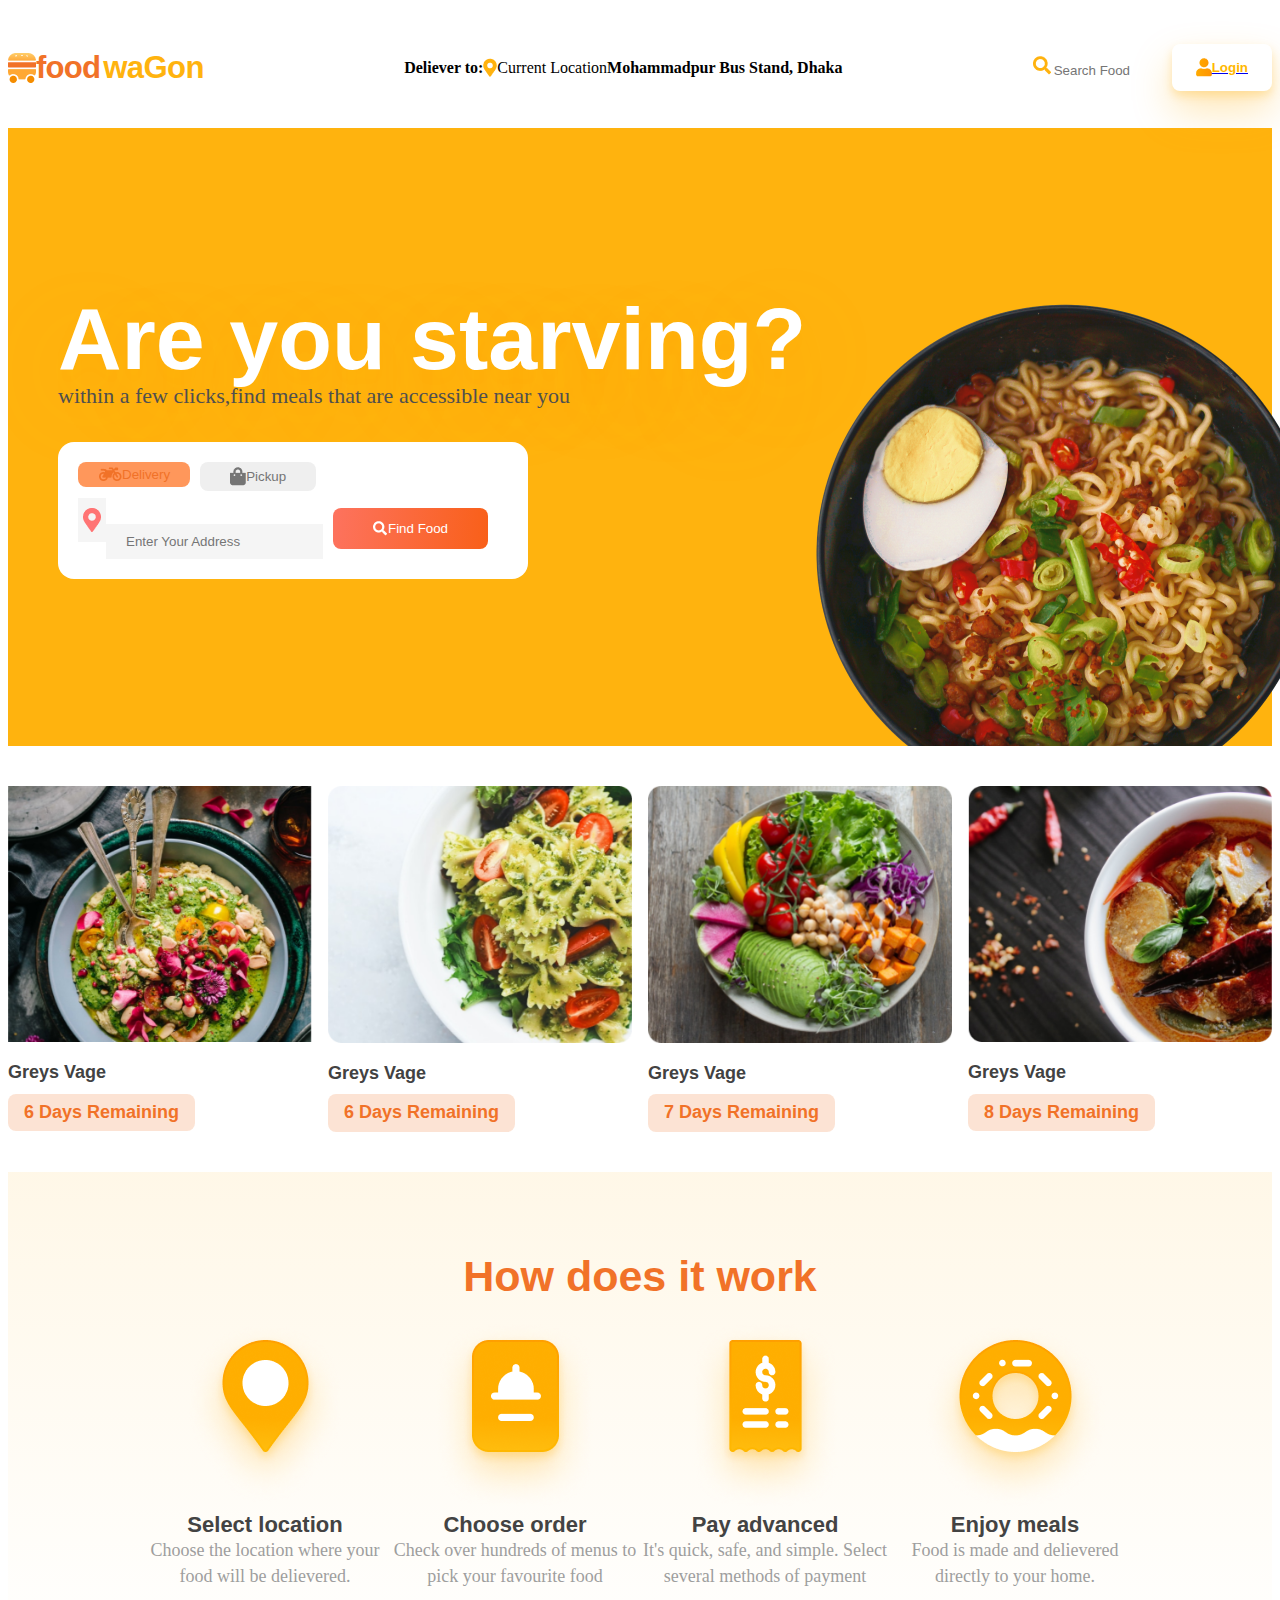
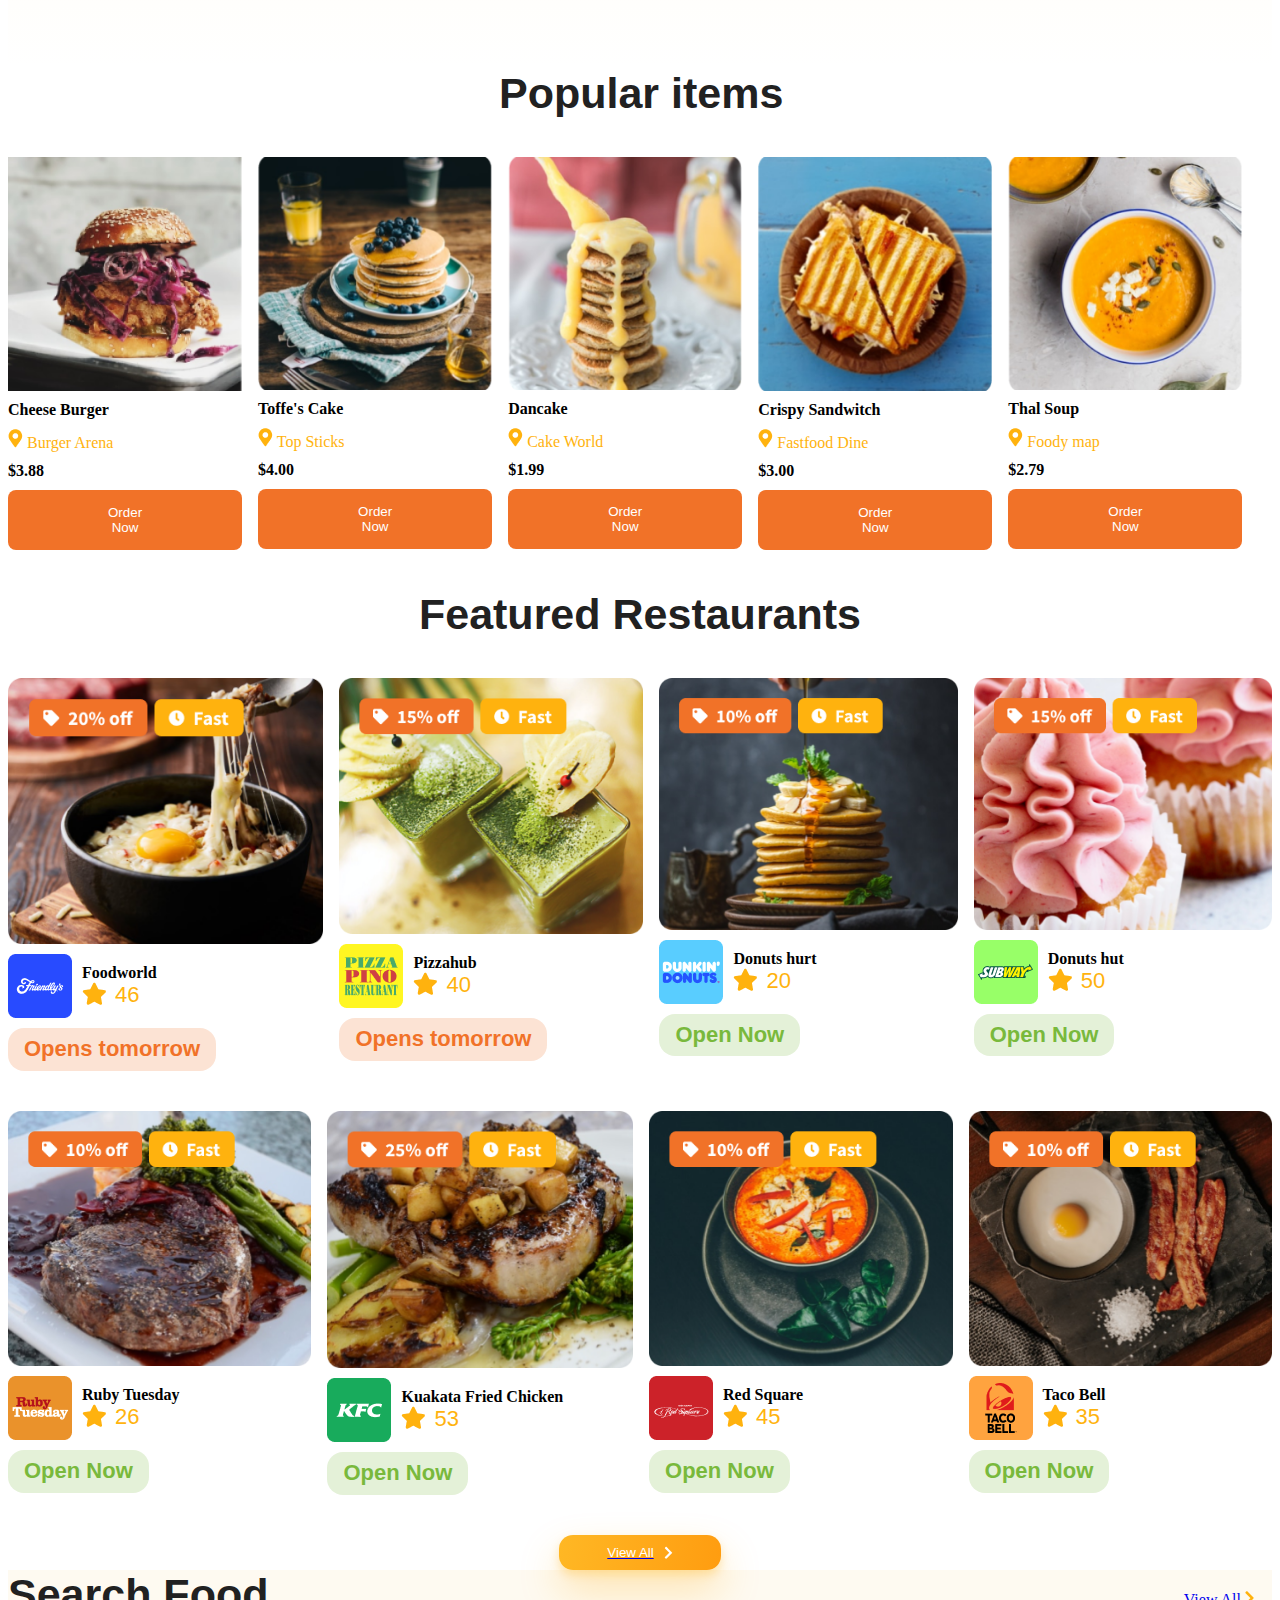
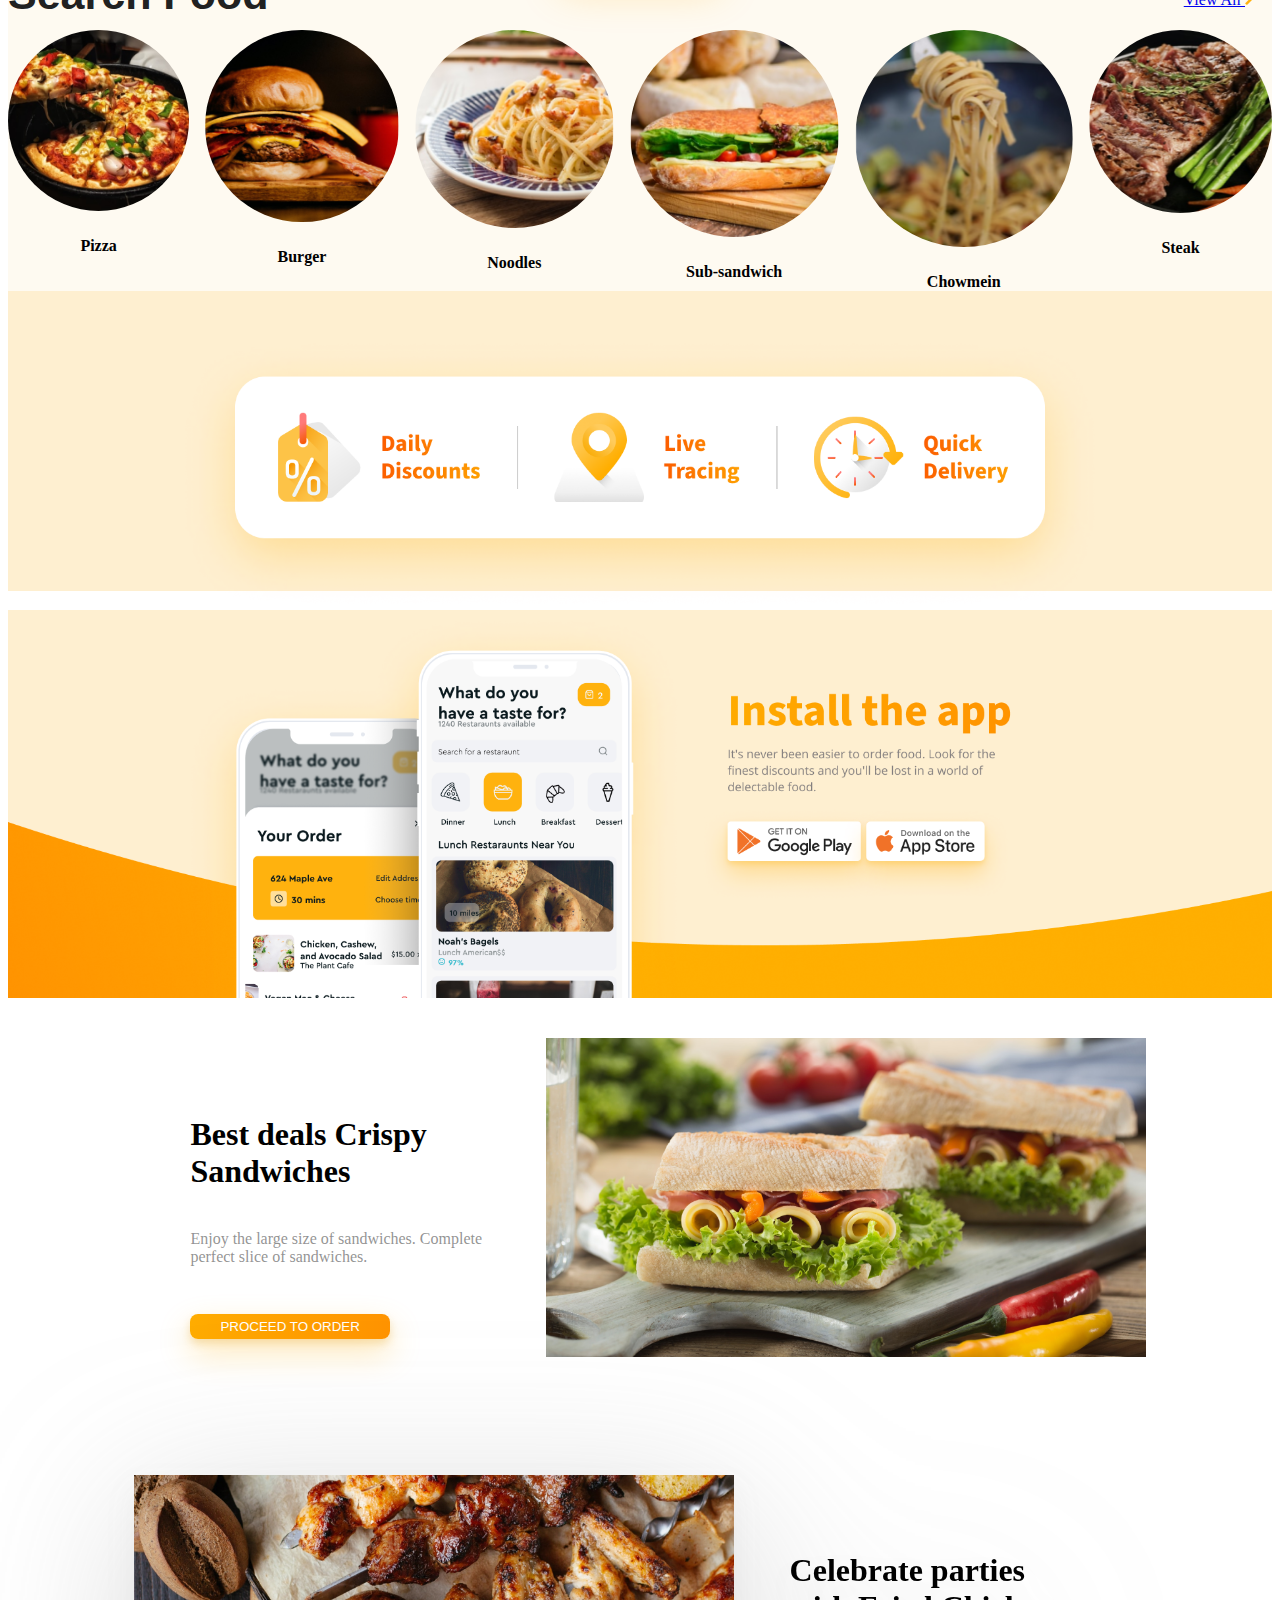
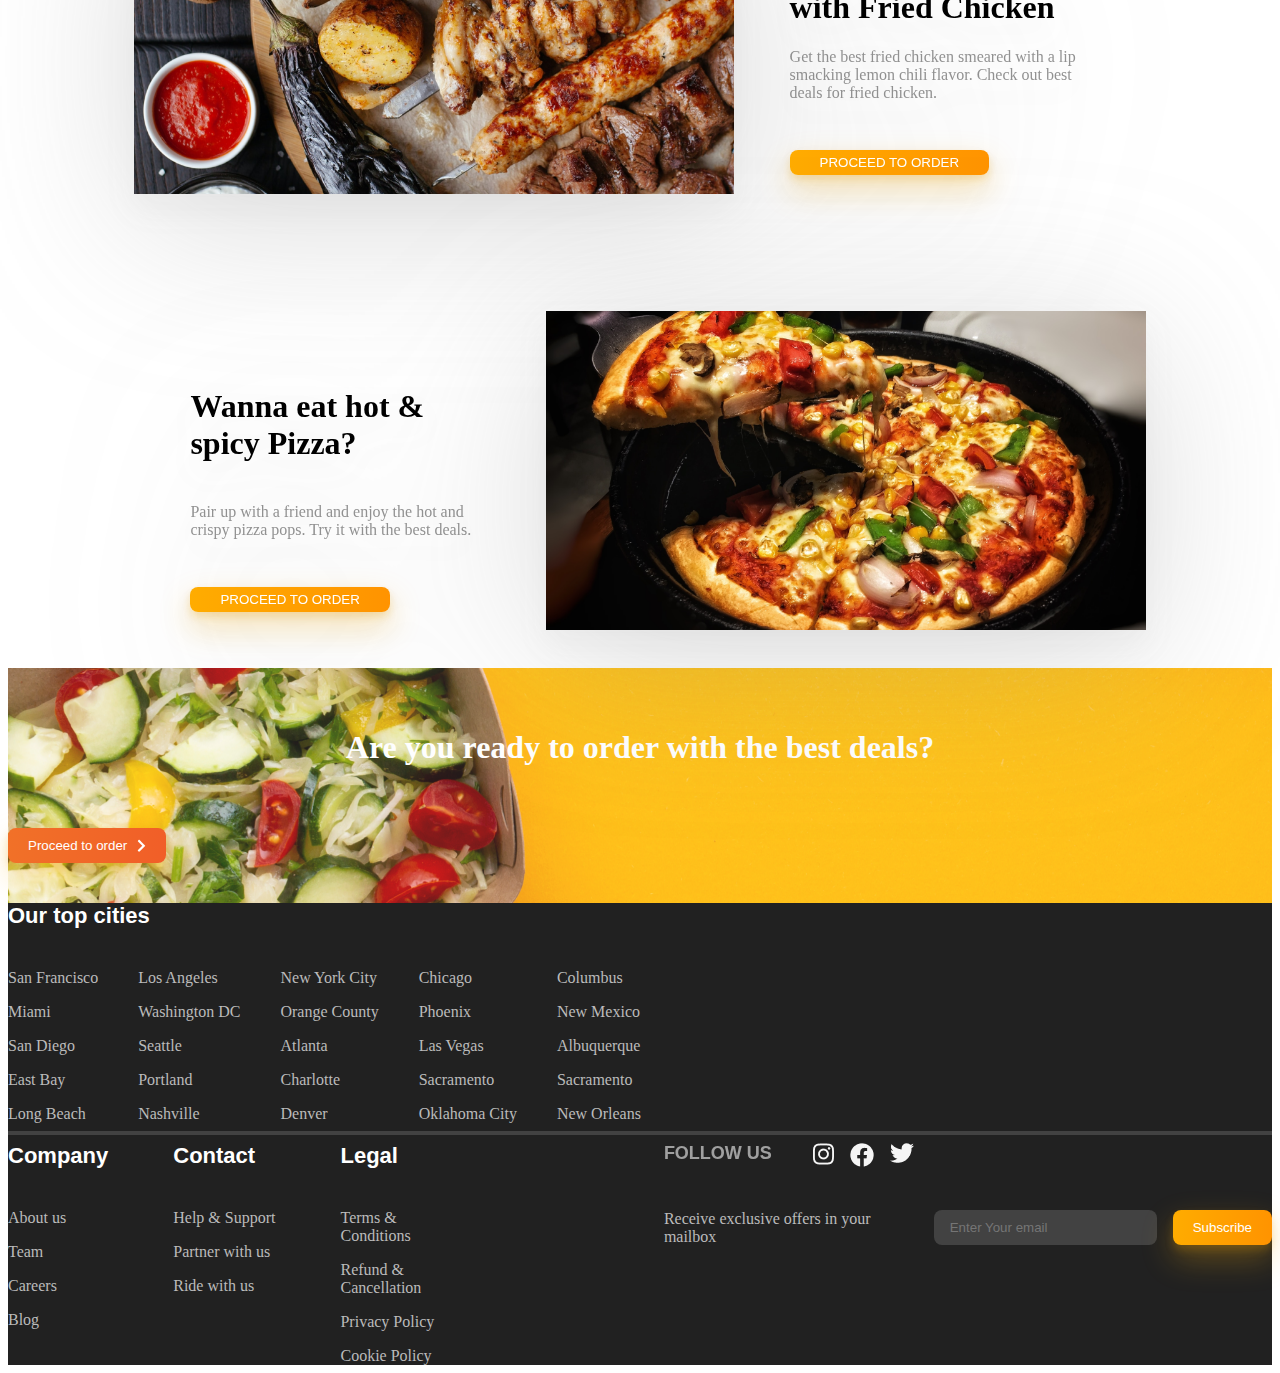
<file: index.html>
<html lang="en">
<head>
    <meta charset="UTF-8">
    <meta http-equiv="X-UA-Compatible" content="IE=edge">
    <meta name="viewport" content="width=device-width, initial-scale=1.0">
    <link rel="stylesheet" href="https://cdnjs.cloudflare.com/ajax/libs/font-awesome/4.7.0/css/font-awesome.min.css">
    <script src="https://code.jquery.com/jquery-3.7.0.js" integrity="sha256-JlqSTELeR4TLqP0OG9dxM7yDPqX1ox/HfgiSLBj8+kM=" crossorigin="anonymous"></script>
    <title>Document</title>
    <script src="https://cdn.jsdelivr.net/npm/bootstrap@5.3.0-alpha3/dist/js/bootstrap.bundle.min.js" integrity="sha384-ENjdO4Dr2bkBIFxQpeoTz1HIcje39Wm4jDKdf19U8gI4ddQ3GYNS7NTKfAdVQSZe" crossorigin="anonymous"></script>
    <link href="https://cdn.jsdelivr.net/npm/bootstrap@5.3.0-alpha3/dist/css/bootstrap.min.css" rel="stylesheet" integrity="sha384-KK94CHFLLe+nY2dmCWGMq91rCGa5gtU4mk92HdvYe+M/SXH301p5ILy+dN9+nJOZ" crossorigin="anonymous">
    <link rel="stylesheet" href="style.css">
    
</head>
<body>
    <header>
        <div id="maindiv1">
            <div id="logo"><img src="Mask Group.png" alt=""></div>
            <div id="food"><p id="fo">food</p><p id="wa">waGon</p></div>
        </div>
        <div id="maindiv2">
            <b>Deliever to:</b>
            
                <img src="map.png" alt="" id="mapp">
               Current Location<b>Mohammadpur Bus Stand, Dhaka</b></div>
        
        <div id="maindiv3">
            <div id="search food">
                
                <img src="Search.png" id="tool" alt=""><input id="searching" type="Search Food" placeholder="Search Food">
            </div>
            <div>
                
               <a href="index1.html"> <button id="login"><img src="user.png" alt="">Login</button></a>
            </div>
        </div>
    </header>

    <div id="second">
        <div id="titleorder">
            <div id="title">
                <div id="starving">Are you starving?</div>
                <div id="text">within a few clicks,find meals that are accessible near you</div>
            </div>
            <div id="order">
                <div id="delpi">
                    <div>
                        
                        <button  id="delivery" class="first"><img src="moto.png" alt=""> Delivery</button>
                    </div>
                    <div>
                        <button  id="pickup" class="second"><img src="pickup.png" alt="">Pickup</button>
                    </div>
                </div>
                <hr id="hr">
                <div id="enterfood">
                    <div id="enter">
                        
                        <img src="location.png" id="locdiv" alt=""><input type="Enter Your Address" placeholder="Enter Your Address" id="enterinput">
                    </div>
                    <div id="findfood">
                        <button id="finb"><img src="find.png" alt=""> Find Food</button>
                    </div>
                </div>
            </div>
        </div>
        <div id="bowldiv">
            <img id="bowl" src="bowl.png" alt="">
        </div>
    </div>




    <div id="FlashDeals">
        <div class="Flash">
            <div>
                <div><img src="flashimg1.png" class="imr" alt=""></div>
                <div></div>
            </div>
            <div>
                <div class="vage">Greys Vage</div>
                <div class="remain">6 Days Remaining</div>
            </div>
        </div>
        <div class="Flash">
            <div>
                <div><img src="flashimg2.png" class="imr" alt=""></div>
                <div></div>
            </div>
            <div>
                <div class="vage">Greys Vage</div>
                <div class="remain">6 Days Remaining</div>
            </div>
        </div>
        <div class="Flash">
            <div>
                <div><img src="flashimg3.png" class="imr" alt=""></div>
                <div></div>
            </div>
            <div>
                <div class="vage">Greys Vage</div>
                <div class="remain">7 Days Remaining</div>
            </div>
        </div>
        <div class="Flash">
            <div>
                <div><img src="flashimg4.png" class="imr" alt=""></div>
                <div></div>
            </div>
            <div>
                <div class="vage">Greys Vage</div>
                <div class="remain">8 Days Remaining</div>
            </div>
        </div>
    </div>



    <div id="Howdoesitwork">
        <div id="titlehow">How does it work</div>
        <div id="cards">
            <div class="card1">
                <div><img src="Map Marker.png" alt=""></div>
                <div>
                    <div class="titles">Select location</div>
                    <div class="texts">Choose the location where your food will be delievered.</div>
                </div>
            </div>
            <div class="card1">
                <div><img src="Menu.png" alt=""></div>
                <div>
                    <div class="titles">Choose order</div>
                    <div class="texts">Check over hundreds of menus to pick your favourite food</div>
                </div>
            </div>
            <div class="card1">
                <div><img src="pay.png" alt=""></div>
                <div>
                    <div class="titles">Pay advanced</div>
                    <div class="texts">It's quick, safe, and simple. Select several methods of payment</div>
                </div>
            </div>
            <div class="card1">
                <div><img src="Donut.png" alt=""></div>
                <div>
                    <div class="titles">Enjoy meals</div>
                    <div class="texts">Food is made and delievered directly to your home.</div>
                </div>
            </div>
        </div>
    </div>


    <div id="fourth">
        <div id="Popularitems">
            <div id="titlepop">Popular items</div>
            <div id="kards">
                
                <div class="divv3" id="name1">
                    <div class="imgtitle">
                        <div><img src="food1.png" class="imt" alt=""></div>
                        <div class="texting">
                            <div class="textmini">
                                <div class="margin"><b>Cheese Burger</b></div>
                                <div class="mini"><img src="mapper.png" alt=""> Burger Arena</div>
                            </div>
                            <div class="margin"><b>$3.88</b></div>
                        </div>
                    </div>
                    <div><button class="butt">Order Now</button></div>
                </div>
                <div class="divv3" id="name2">
                    <div class="imgtitle">
                        <div><img src="food2.png" class="imt" alt=""></div>
                        <div class="texting">
                            <div class="textmini">
                                <div class="margin"><b>Toffe's Cake</b></div>
                                <div class="mini"><img src="mapper.png" alt=""> Top Sticks</div>
                            </div>
                            <div class="margin"><b>$4.00</b></div>
                        </div>
                    </div>
                    <div><button class="butt">Order Now</button></div>
                </div>
                <div class="divv3" id="name3">
                    <div class="imgtitle">
                        <div><img src="food3.png" class="imt" alt=""></div>
                        <div class="texting">
                            <div class="textmini">
                                <div class="margin"><b>Dancake</b></div>
                                <div class="mini"><img src="mapper.png" alt=""> Cake World</div>
                            </div>
                            <div class="margin"><b>$1.99</b></div>
                        </div>
                    </div>
                    <div><button class="butt">Order Now</button></div>
                </div>
                <div class="divv3" id="name4">
                    <div class="imgtitle">
                        <div><img src="food4.png" class="imt" alt=""></div>
                        <div class="texting">
                            <div class="textmini">
                                <div class="margin"><b>Crispy Sandwitch</b></div>
                                <div class="mini"><img src="mapper.png" alt=""> Fastfood Dine</div>
                            </div>
                            <div class="margin"><b>$3.00</b></div>
                        </div>
                    </div>
                    <div><button class="butt">Order Now</button></div>
                </div>
                <div class="divv3" id="name5">
                    <div class="imgtitle">
                        <div><img src="food5.png" class="imt" alt=""></div>
                        <div class="texting">
                            <div class="textmini">
                                <div class="margin"><b>Thal Soup</b></div>
                                <div class="mini"><img src="mapper.png" alt=""> Foody map</div>
                            </div>
                            <div class="margin"><b>$2.79</b></div>
                        </div>
                    </div>
                    <div><button class="butt">Order Now</button></div>
                </div>
                


            </div>
        </div>
    </div>



    <div id="featured">
        <div id="main1">Featured Restaurants</div>
        <div id="main2">
            <div id="top">
                <div class="product">
                    <div><img src="product1.png" class="imk" alt=""></div>
                    <div class="minn">
                        <div class="imtext">
                            <div><img src="proimg1.png" alt=""></div>
                            <div class="fr">
                                <div><b>Foodworld</b></div>
                                <div class="stars"><img src="star.png" alt="">46</div>
                            </div>
                        </div>
                        <div class="openn">Opens tomorrow</div>
                    </div>
                </div>
                <div class="product">
                    <div><img src="product2.png" class="imk" alt=""></div>
                    <div class="minn">
                        <div class="imtext">
                            <div><img src="proimg2.png" alt=""></div>
                            <div class="fr">
                                <div><b>Pizzahub</b></div>
                                <div class="stars"><img src="star.png" alt="">40</div>
                            </div>
                        </div>
                        <div class="openn">Opens tomorrow</div>
                    </div>
                </div>
                <div class="product">
                    <div><img src="product3.png" class="imk" alt=""></div>
                    <div class="minn">
                        <div class="imtext">
                            <div><img src="proimg3.png" alt=""></div>
                            <div class="fr">
                                <div><b>Donuts hurt</b></div>
                                <div class="stars"><img src="star.png" alt="">20</div>
                            </div>
                        </div>
                        <div class="openn1">Open Now</div>
                    </div>
                </div>
                <div class="product">
                    <div><img src="product4.png" class="imk" alt=""></div>
                    <div class="minn">
                        <div class="imtext">
                            <div><img src="proimg4.png" alt=""></div>
                            <div class="fr">
                                <div><b>Donuts hut</b></div>
                                <div class="stars"><img src="star.png" alt="">50</div>
                            </div>
                        </div>
                        <div class="openn1">Open Now</div>
                    </div>
                </div>
            </div>
            <div id="bottom">
                <div class="productt">
                    <div><img src="product5.png" class="imk" alt=""></div>
                    <div class="minn1">
                        <div class="imtext1">
                            <div><img src="proimg5.png" alt=""></div>
                            <div class="fr">
                                <div><b>Ruby Tuesday</b></div>
                                <div class="stars"><img src="star.png" alt="">26</div>
                            </div>
                        </div>
                        <div class="openn1">Open Now</div>
                    </div>
                </div>
                <div class="productt">
                    <div><img src="product6.png" class="imk" alt=""></div>
                    <div class="minn1">
                        <div class="imtext1">
                            <div><img src="proimg6.png" alt=""></div>
                            <div class="fr">
                                <div><b>Kuakata Fried Chicken</b></div>
                                <div class="stars"><img src="star.png" alt="">53</div>
                            </div>
                        </div>
                        <div class="openn1">Open Now</div>
                    </div>
                </div>
                <div class="productt">
                    <div><img src="product7.png" class="imk" alt=""></div>
                    <div class="minn1">
                        <div class="imtext1">
                            <div><img src="proimg7.png" alt=""></div>
                            <div class="fr">
                                <div><b>Red Square</b></div>
                                <div class="stars"><img src="star.png" alt="">45</div>
                            </div>
                        </div>
                        <div class="openn1">Open Now</div>
                    </div>
                </div>
                <div class="productt">
                    <div><img src="product8.png" class="imk" alt=""></div>
                    <div class="minn1">
                        <div class="imtext1">
                            <div><img src="proimg8.png" alt=""></div>
                            <div class="fr">
                                <div><b>Taco Bell</b></div>
                                <div class="stars"><img src="star.png" alt="">35</div>
                            </div>
                        </div>
                        <div class="openn1">Open Now</div>
                    </div>
                </div>
            </div>
        </div>
        <div id="main3"><a href="viewall.html"><button id="viewall">View All<img src="rightbutton.png" alt="" id="rb"></button></a></div>
    </div>



    <div id="searchfeatures">
        <div id="frst">
            <div id="searcc">Search Food</div>
            <div id="part1">
                <div id="va"><a href="viewall.html">View All <img src="rght.png" alt=""></a></div>

            </div>
        </div>
        <div id="scnd">
            <div class="part">
                <div><img src="product9.png" alt="" class="imgg"></div>
                <div class="meal"><b id="rr">Pizza</b></div>
            </div>
            <div class="part">
                <div><img src="product10.png" alt="" class="imgg"></div>
                <div class="meal"><b>Burger</b></div>
            </div>
            <div class="part">
                <div><img src="product11.png" alt="" class="imgg"></div>
                <div class="meal"><b>Noodles</b></div>
            </div>
            <div class="part">
                <div><img src="product12.png" alt="" class="imgg"></div>
                <div class="meal"><b>Sub-sandwich</b></div>
            </div>
            <div class="part">
                <div><img src="product13.png"balt="" class="imgg"></div>
                <div class="meal"><b>Chowmein</b></div>
            </div>
            <div class="part">
                <div><img src="product14.png" alt="" class="imgg"></div>
                <div class="meal"><b>Steak</b></div>
            </div>
        </div>
    </div>


    <div>
        <div><img src="head.png" alt="" id="srsr"></div>
        <div><img src="download.png" alt="" id="dl"></div>
    </div>


    <div id="last">
        <div id="part11">
            <div class="lastt">
                <div class="lasttext">
                    <div><h1>Best deals Crispy Sandwiches</h1></div>
                    <div class="lastmini">Enjoy the large size of sandwiches. Complete perfect slice of sandwiches.</div>
                </div>
                <div><button class="btn1">Proceed to order</button></div>
            </div>
            <div><img src="last1.png" class="ima" alt=""></div>
        </div>
        <div id="part12">
            <div><img src="last2.png" class="ima" alt=""></div>
            <div class="lastt">
                <div>
                    <div><h1>Celebrate parties with Fried Chicken</h1></div>
                    <div class="lastmini">Get the best fried chicken smeared with a lip smacking lemon chili flavor. Check out best deals for fried chicken.</div>
                </div>
                <div><button class="btn1">Proceed to order</button></div>
            </div>
        </div>
        <div id="part13">
            <div class="lastt">
                <div class="lasttext">
                    <div><h1>Wanna eat hot & spicy Pizza?</h1></div>
                    <div class="lastmini">Pair up with a friend and enjoy the hot and crispy pizza pops. Try it with the best deals.</div>
                </div>
                <div><button class="btn1">Proceed to order</button></div>
            </div>
            <div><img src="last3.png" class="ima" alt=""></div>
        </div>
    </div>




    <div id="ctafooter">
            <div id="cta">
                <div id="txt"><h1>Are you ready to order with the best deals?</h1></div>
                <div id="bar"><button id="lastb">Proceed to order <img src="rightbutton.png" alt=""></button></div>
        </div>
        <div id="footer">
            <div id="topcity">
                <div id="our">Our top cities</div>
                <div id="itemss">
                    <div class="ite">
                        <div>San Francisco</div>
                        <div>Miami</div>
                        <div>San Diego</div>
                        <div>East Bay</div>
                        <div>Long Beach</div>
                    </div>
                    <div class="ite">
                        <div>Los Angeles</div>
                        <div>Washington DC</div>
                        <div>Seattle</div>
                        <div>Portland</div>
                        <div>Nashville</div>
                    </div>
                    <div class="ite">
                        <div>New York City</div>
                        <div>Orange County</div>
                        <div>Atlanta</div>
                        <div>Charlotte</div>
                        <div>Denver</div>
                    </div>
                    <div class="ite">
                        <div>Chicago</div>
                        <div>Phoenix</div>
                        <div>Las Vegas</div>
                        <div>Sacramento</div>
                        <div>Oklahoma City</div>
                    </div>
                    <div class="ite">
                        <div>Columbus</div>
                        <div>New Mexico</div>
                        <div>Albuquerque</div>
                        <div>Sacramento</div>
                        <div>New Orleans</div>
                    </div>
                </div>
            </div>

            <hr id="hrr">
            <div id="menuu">
                <div id="menuss">
                    <div class="com">
                        <div class="cm">Company</div>
                        <div class="itr">
                            <div>About us</div>
                            <div>Team</div>
                            <div>Careers</div>
                            <div>Blog</div>
                        </div>
                    </div>
                    <div class="com">
                        <div class="cm">Contact</div>
                        <div class="itr">
                            <div>Help & Support</div>
                            <div>Partner with us</div>
                            <div>Ride with us</div>
                        </div>
                    </div>
                    <div class="com">
                        <div class="cm">Legal</div>
                        <div class="itr">
                            <div>Terms & Conditions</div>
                            <div>Refund & Cancellation</div>
                            <div>Privacy Policy</div>
                            <div>Cookie Policy</div>
                        </div>
                    </div>
                </div>
                <div id="folsub">
                    <div id="follow">
                        <div id="fu">Follow us</div>
                        <div id="icons">
                            <div><img src="instagram.png" alt=""></div>
                            <div><img src="facebook.png" alt=""></div>
                            <div><img src="twitter.png" alt=""></div>
                        </div>
                    </div>
                    <div id="sub">
                        <div id="recieve">Receive exclusive offers in your mailbox</div>
                        <div id="two">
                            <div><input type="Enter your email" placeholder="Enter Your email" id="emaill"></div>
                            <div><button id="subb">Subscribe</button></div>
                        </div>
                    </div>
                </div>
            </div>
        </div>
    </div>




    <script src="main.js"></script>
</body>
</html>
</file>
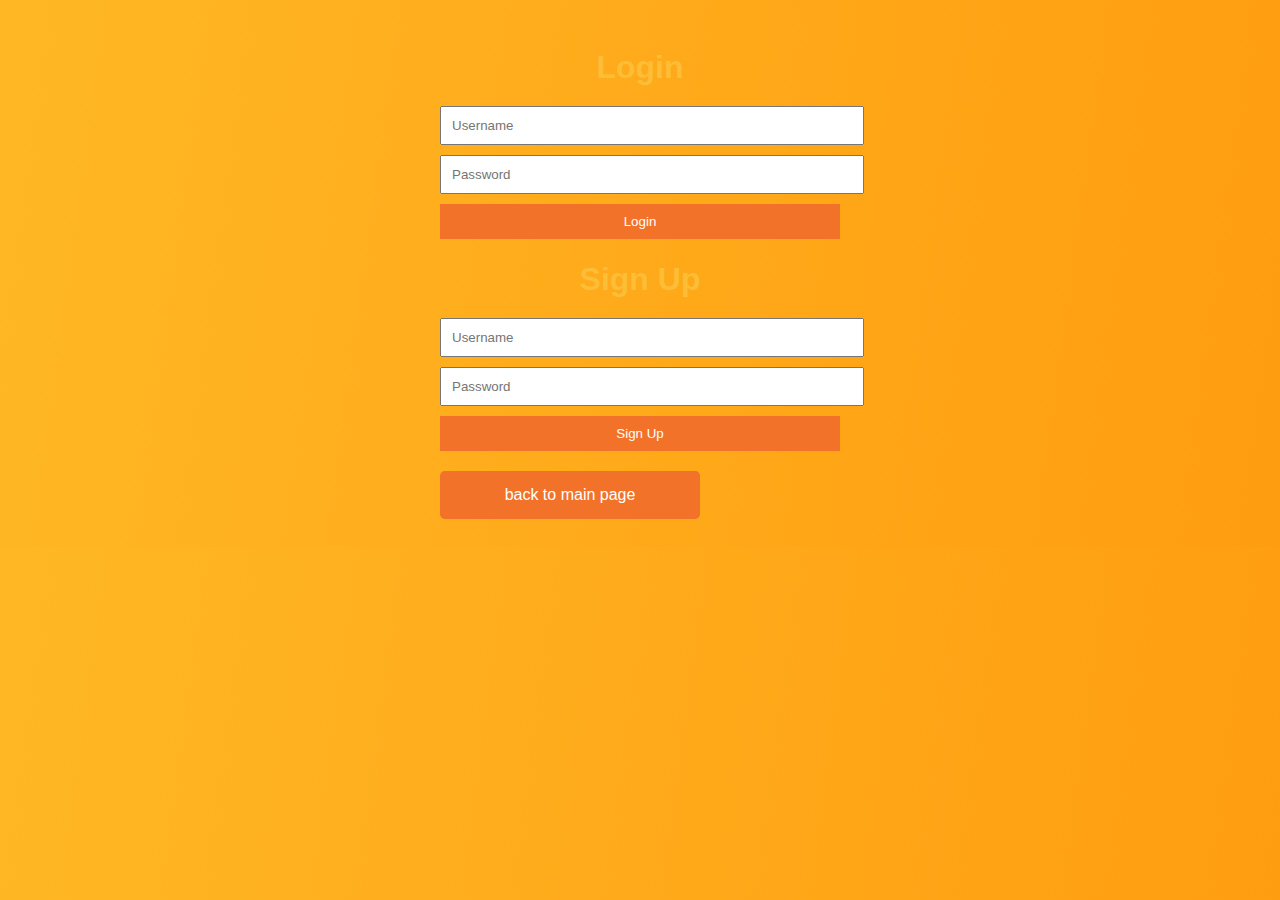
<file: index1.html>
<!DOCTYPE html>
<html lang="en">
<head>
  <meta charset="UTF-8">
  <meta name="viewport" content="width=device-width, initial-scale=1.0">
  <title>Login/Signup</title>
  <link rel="stylesheet" href="style1.css">
</head>
<body>
  <div class="container">
    <h1>Login</h1>
    <form id="loginForm">
      <input type="text" id="loginUsername" placeholder="Username">
      <input type="password" id="loginPassword" placeholder="Password">
      <button type="submit">Login</button>
    </form>

    <h1>Sign Up</h1>
    <form id="signupForm">
      <input type="text" id="signupUsername" placeholder="Username">
      <input type="password" id="signupPassword" placeholder="Password">
      <button type="submit">Sign Up</button>
      
    </form>
    <div id="mainn"><a href="index.html">back to main page</a></div>
  </div>


  

  <script src="script.js"></script>
</body>
</html>
</file>
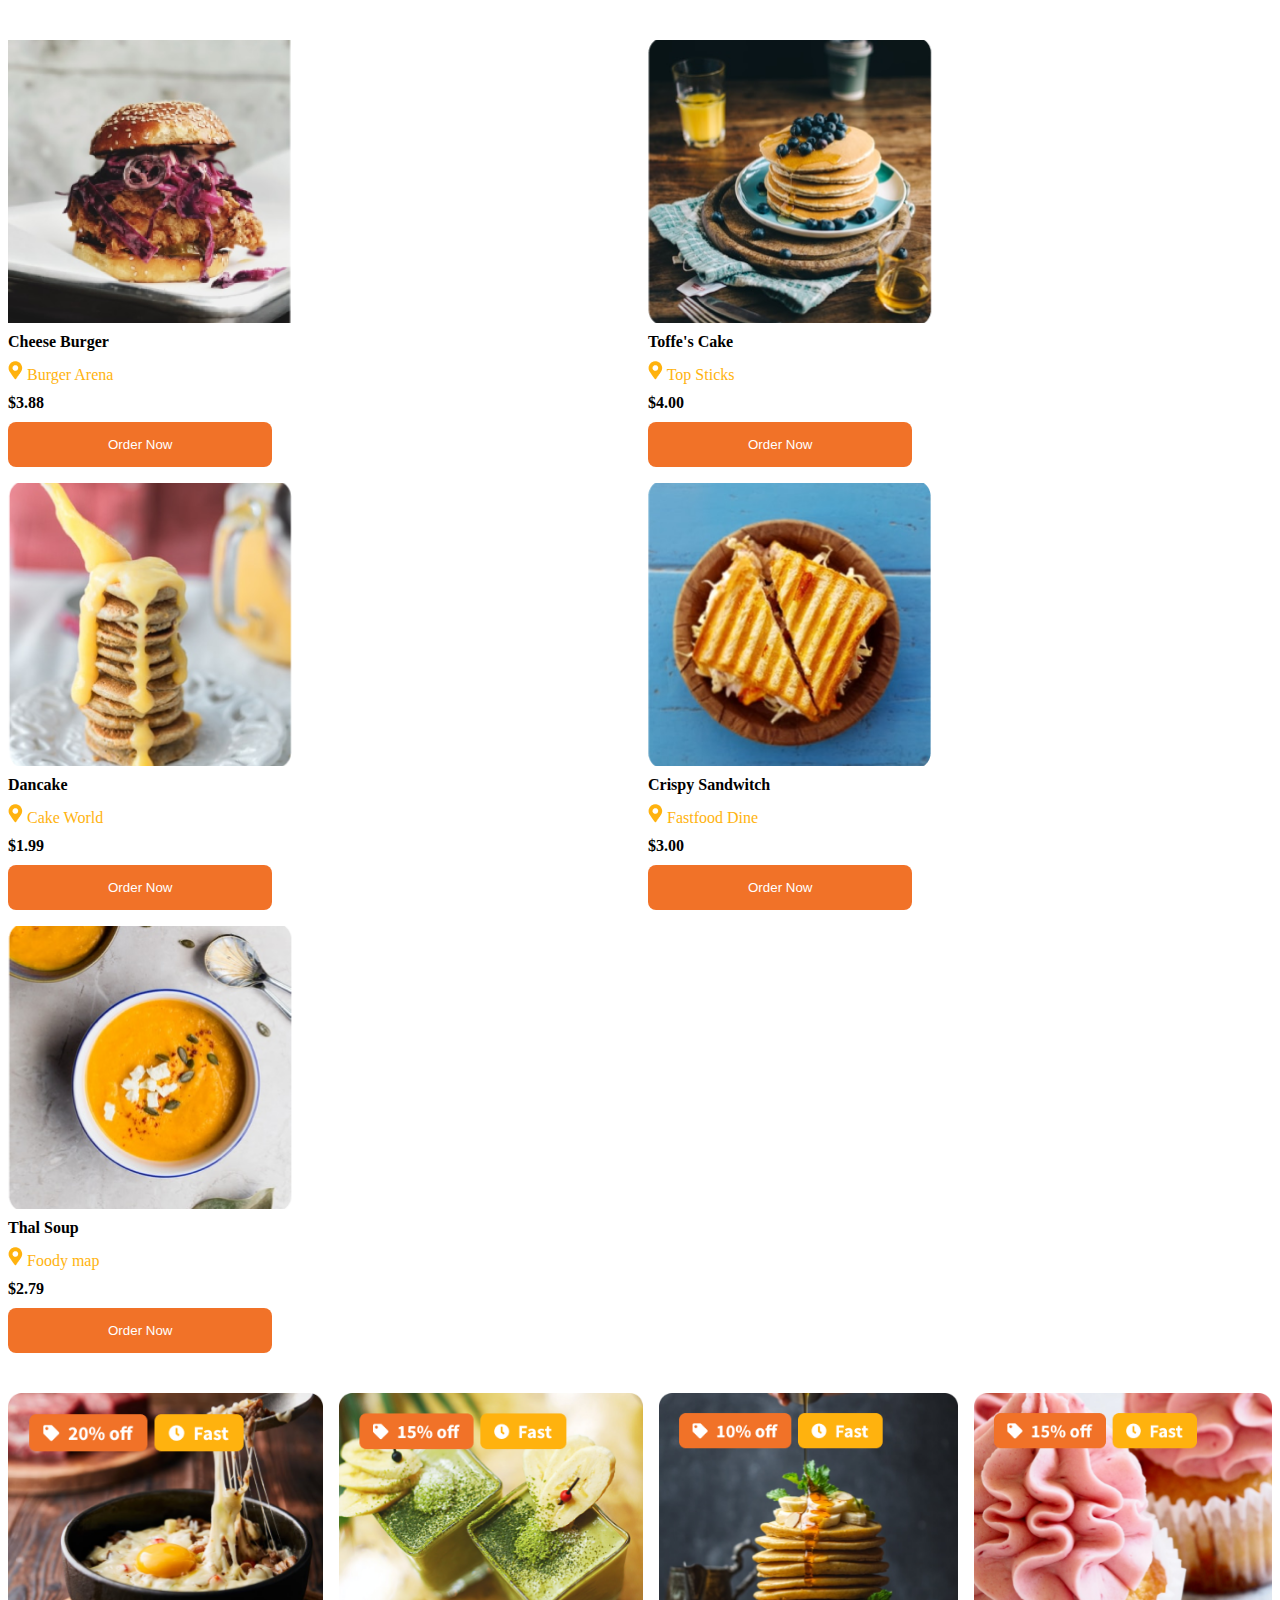
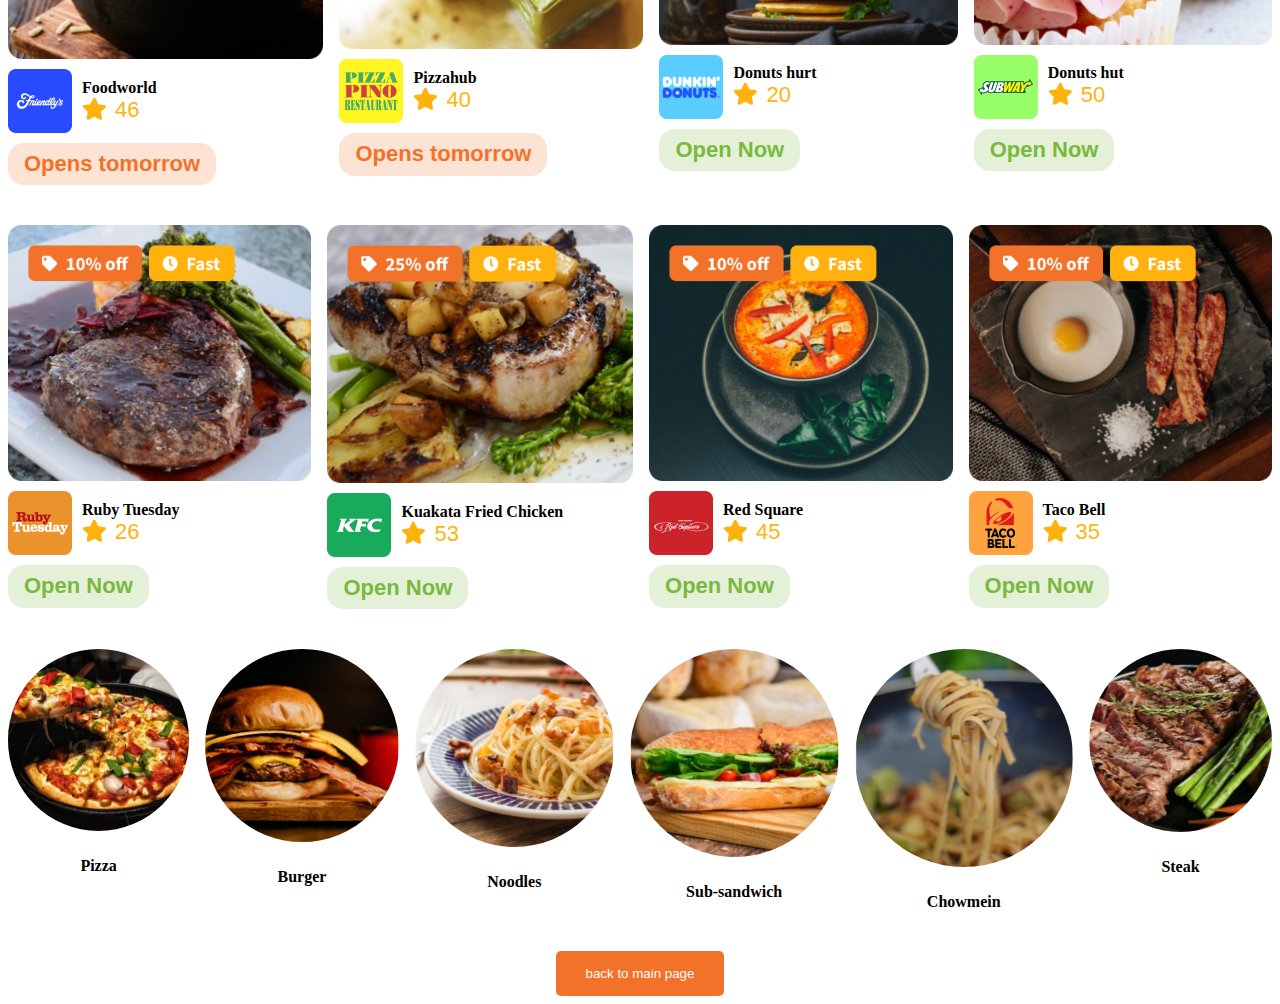
<file: viewall.html>
<html lang="en">
<head>
    <meta charset="UTF-8">
    <meta http-equiv="X-UA-Compatible" content="IE=edge">
    <meta name="viewport" content="width=device-width, initial-scale=1.0">
    <title>Document</title>
    <link rel="stylesheet" href="viewall.css">
</head>
<body>
    <div id="all">
        <div id="kards">
                
            <div class="divv3" id="name1">
                <div class="imgtitle">
                    <div><img src="food1.png" class="imt" alt=""></div>
                    <div class="texting">
                        <div class="textmini">
                            <div class="margin"><b>Cheese Burger</b></div>
                            <div class="mini"><img src="mapper.png" alt=""> Burger Arena</div>
                        </div>
                        <div class="margin"><b>$3.88</b></div>
                    </div>
                </div>
                <div><button class="butt">Order Now</button></div>
            </div>
            <div class="divv3" id="name2">
                <div class="imgtitle">
                    <div><img src="food2.png" class="imt" alt=""></div>
                    <div class="texting">
                        <div class="textmini">
                            <div class="margin"><b>Toffe's Cake</b></div>
                            <div class="mini"><img src="mapper.png" alt=""> Top Sticks</div>
                        </div>
                        <div class="margin"><b>$4.00</b></div>
                    </div>
                </div>
                <div><button class="butt">Order Now</button></div>
            </div>
            <div class="divv3" id="name3">
                <div class="imgtitle">
                    <div><img src="food3.png" class="imt" alt=""></div>
                    <div class="texting">
                        <div class="textmini">
                            <div class="margin"><b>Dancake</b></div>
                            <div class="mini"><img src="mapper.png" alt=""> Cake World</div>
                        </div>
                        <div class="margin"><b>$1.99</b></div>
                    </div>
                </div>
                <div><button class="butt">Order Now</button></div>
            </div>
            <div class="divv3" id="name4">
                <div class="imgtitle">
                    <div><img src="food4.png" class="imt" alt=""></div>
                    <div class="texting">
                        <div class="textmini">
                            <div class="margin"><b>Crispy Sandwitch</b></div>
                            <div class="mini"><img src="mapper.png" alt=""> Fastfood Dine</div>
                        </div>
                        <div class="margin"><b>$3.00</b></div>
                    </div>
                </div>
                <div><button class="butt">Order Now</button></div>
            </div>
            <div class="divv3" id="name5">
                <div class="imgtitle">
                    <div><img src="food5.png" class="imt" alt=""></div>
                    <div class="texting">
                        <div class="textmini">
                            <div class="margin"><b>Thal Soup</b></div>
                            <div class="mini"><img src="mapper.png" alt=""> Foody map</div>
                        </div>
                        <div class="margin"><b>$2.79</b></div>
                    </div>
                </div>
                <div><button class="butt">Order Now</button></div>
            </div>
        </div>


       

        <div id="main2">
            <div id="top">
                <div class="product">
                    <div><img src="product1.png" class="imk" alt=""></div>
                    <div class="minn">
                        <div class="imtext">
                            <div><img src="proimg1.png" alt=""></div>
                            <div class="fr">
                                <div><b>Foodworld</b></div>
                                <div class="stars"><img src="star.png" alt="">46</div>
                            </div>
                        </div>
                        <div class="openn">Opens tomorrow</div>
                    </div>
                </div>
                <div class="product">
                    <div><img src="product2.png" class="imk" alt=""></div>
                    <div class="minn">
                        <div class="imtext">
                            <div><img src="proimg2.png" alt=""></div>
                            <div class="fr">
                                <div><b>Pizzahub</b></div>
                                <div class="stars"><img src="star.png" alt="">40</div>
                            </div>
                        </div>
                        <div class="openn">Opens tomorrow</div>
                    </div>
                </div>
                <div class="product">
                    <div><img src="product3.png" class="imk" alt=""></div>
                    <div class="minn">
                        <div class="imtext">
                            <div><img src="proimg3.png" alt=""></div>
                            <div class="fr">
                                <div><b>Donuts hurt</b></div>
                                <div class="stars"><img src="star.png" alt="">20</div>
                            </div>
                        </div>
                        <div class="openn1">Open Now</div>
                    </div>
                </div>
                <div class="product">
                    <div><img src="product4.png" class="imk" alt=""></div>
                    <div class="minn">
                        <div class="imtext">
                            <div><img src="proimg4.png" alt=""></div>
                            <div class="fr">
                                <div><b>Donuts hut</b></div>
                                <div class="stars"><img src="star.png" alt="">50</div>
                            </div>
                        </div>
                        <div class="openn1">Open Now</div>
                    </div>
                </div>
            </div>
            <div id="bottom">
                <div class="productt">
                    <div><img src="product5.png" class="imk" alt=""></div>
                    <div class="minn1">
                        <div class="imtext1">
                            <div><img src="proimg5.png" alt=""></div>
                            <div class="fr">
                                <div><b>Ruby Tuesday</b></div>
                                <div class="stars"><img src="star.png" alt="">26</div>
                            </div>
                        </div>
                        <div class="openn1">Open Now</div>
                    </div>
                </div>
                <div class="productt">
                    <div><img src="product6.png" class="imk" alt=""></div>
                    <div class="minn1">
                        <div class="imtext1">
                            <div><img src="proimg6.png" alt=""></div>
                            <div class="fr">
                                <div><b>Kuakata Fried Chicken</b></div>
                                <div class="stars"><img src="star.png" alt="">53</div>
                            </div>
                        </div>
                        <div class="openn1">Open Now</div>
                    </div>
                </div>
                <div class="productt">
                    <div><img src="product7.png" class="imk" alt=""></div>
                    <div class="minn1">
                        <div class="imtext1">
                            <div><img src="proimg7.png" alt=""></div>
                            <div class="fr">
                                <div><b>Red Square</b></div>
                                <div class="stars"><img src="star.png" alt="">45</div>
                            </div>
                        </div>
                        <div class="openn1">Open Now</div>
                    </div>
                </div>
                <div class="productt">
                    <div><img src="product8.png" class="imk" alt=""></div>
                    <div class="minn1">
                        <div class="imtext1">
                            <div><img src="proimg8.png" alt=""></div>
                            <div class="fr">
                                <div><b>Taco Bell</b></div>
                                <div class="stars"><img src="star.png" alt="">35</div>
                            </div>
                        </div>
                        <div class="openn1">Open Now</div>
                    </div>
                </div>
            </div>
        </div>





        <div id="scnd">
            <div class="part">
                <div><img src="product9.png" alt="" class="imgg"></div>
                <div class="meal"><b id="rr">Pizza</b></div>
            </div>
            <div class="part">
                <div><img src="product10.png" alt="" class="imgg"></div>
                <div class="meal"><b>Burger</b></div>
            </div>
            <div class="part">
                <div><img src="product11.png" alt="" class="imgg"></div>
                <div class="meal"><b>Noodles</b></div>
            </div>
            <div class="part">
                <div><img src="product12.png" alt="" class="imgg"></div>
                <div class="meal"><b>Sub-sandwich</b></div>
            </div>
            <div class="part">
                <div><img src="product13.png"balt="" class="imgg"></div>
                <div class="meal"><b>Chowmein</b></div>
            </div>
            <div class="part">
                <div><img src="product14.png" alt="" class="imgg"></div>
                <div class="meal"><b>Steak</b></div>
            </div>
        </div>
    </div>

    <div id="bttn"><a href="index.html"><button id="btt">back to main page</button></a></div>
</body>
</html>
</file>
<file: style.css>
header{
    padding-top: 10px;
    margin-bottom: 10px;
    width: 100%;
    display: grid;
    grid-template-columns: auto auto auto;
    justify-content: space-between;
    align-items: center;
    background: #FFFFFF;
}
#second{
    display: flex;
    width: 100%;
    height: 70%;
    background-color: #FFB30E;

}

#fo{
    font-family:sans-serif;
    font-style: normal;
    font-weight: 700;
    font-size: 31.1102px;
    line-height: 120%;
    letter-spacing: -0.025em;
    color: #F17228;
    margin-right: 3px; 
}

#wa{
    font-family: sans-serif;
    font-style: normal;
    font-weight: 700;
    font-size: 31.1102px;
    line-height: 120%; 
    letter-spacing: -0.02em;   
    color: #FFB30E;
}

#login{
    display: flex;
    flex-direction: row;
    justify-content: center;
    align-items: center;
    padding: 14px 24px;
    background: #FFFFFF;
    box-shadow: 0px 5px 10px rgba(255, 174, 0, 0.26), 0px 20px 40px rgba(255, 174, 0, 0.29);
    border-radius: 8px;
    color: #ffb800;
    font-family: sans-serif;
    font-weight: 700;
    border: none;
}

#food{
    display: flex;
    flex-direction: row;
    align-items: flex-start;
    padding: 0px;
}

#maindiv1{
    display: flex;
    flex-direction: row;
    align-items: center;
}

#maindiv2{
    padding-left: 10px;
    display: flex;
    flex-direction: row;
    align-items: center;
}

#del{
    font-family: sans-serif;
    font-style: normal;
    font-weight: 700;
    font-size: 18px;
    line-height: 100%; 
    text-align: center; 
    color: #424242;
}

#mapp{
    font-family: 'Font Awesome 5 Free';
    font-style: normal;
    font-weight: 900;
    font-size: 18px;
    line-height: 140%;   
    text-align: center;
    color: #FFB30E;
}

#current{
    font-family: sans-serif;
    font-style: normal;
    font-weight: 400;
    font-size: 18px;
    line-height: 140%;
    text-align: center; 
    color: #424242;
}

#mohammad{
   font-family: sans-serif;
    font-style: normal;
    font-weight: 700;
    font-size: 18px;
    line-height: 140%;
    text-align: center; 
    color: #424242;
}

#maindiv3{
    display: flex;
    flex-direction: row;
    align-items: center;
}

#searchfood{
    display: flex;
    flex-direction: row;
    justify-content: center;
    align-items: center;
}

#titleorder{
    justify-content: center;
    width: 60%;
    display: flex;
    flex-direction: column;
    align-items: flex-start;
    padding: 0px;
    gap: 32px;
    top: 132px;
    margin-left: 50px;
}

#hr{
    border: 10px solid white;
}

#title{
    display: grid;
    grid-template-rows: auto auto;
    justify-content: center;
    align-items: flex-start;
    border-radius: 16px;
}

#starving{
    font-family: sans-serif;
    font-style: normal;
    font-weight: 700;
    font-size: 88px;
    line-height: 100%;
    color: #FFFFFF;
    text-shadow: 0px 14px 15px rgba(255, 174, 0, 0.01), 0px 27px 82px rgba(255, 174, 0, 0.28);
}

#text{
    font-family: 'Source Sans Pro';
    font-style: normal;
    font-weight: 400;
    font-size: 22px;
    line-height: 120%; 
    color: #504F4F;
}

#order{
    background-color: white;
    display: grid;
    padding: 20px 20px;
    grid-template-columns: auto auto;
    align-items: flex-start;
    border-radius: 16px;
}

#delpi{
    display: flex;
    border-radius: 16px;
}

#delivery{
    display: flex;
    flex-direction: row;
    align-items: center;
    color: #F17228;
    border: none;
    background-color: #ff975b;
    border-radius: 8px;
    padding: 5px 20px;
}

#pickup{
    display: flex;
    flex-direction: row;
    align-items: center;
    border: none;
    border-radius: 8px;
    color:  #757575;
    padding: 5px 30px;
    margin-left: 10px;
}

#enterfood{
    display: flex;
    flex-direction: row;
    align-items: center;
}


#finb{
    padding: 13px 40px;
    display: flex;
    flex-direction: row;
    justify-content: center;
    align-items: center;
    border: none;
    color: white;
    background: linear-gradient(95.71deg, #FF7A7A -39.64%, #F75900 135.31%);
    border-radius: 8px;
    margin-left: 10px;
}

#searching{
    max-width: 120px;
    background-color: white;
    border: none;
}

#searching:focus{
    outline: none;
}

#tool{
    align-items: center;
    justify-content: center;
}

#bowl{
    position: absolute;
    bottom: 0;
}

#bowldiv{
    position: relative;
}

#enterinput{
    border-color: #757575;
    border: #424242;
    background-color: #F5F5F5;
    padding: 10px 20px;
}

#locdiv{
    background-color:#F5F5F5 ;
    padding: 9px 5px;
    margin-bottom:4px;
}

#enterinput:focus{
    outline: none;
}

#FlashDeals{
    width: 100%;
    margin-top: 40px;
    display: grid;
    grid-template-columns: auto auto auto auto;
   
    align-items: flex-start;
    padding: 0px;
    gap: 16px;
    justify-content: center;
}

.imr{
    width: 100%;
  height: auto;
}

.flash{
    display: flex;
    flex-direction: column;
    align-items: flex-start;
    padding: 0px;
}

.vage{
    margin-top: 20px;
    font-family: sans-serif;
    font-style: normal;
    font-weight: 700;
    font-size: 18px;
    line-height: 120%;
    color: #424242;
}

.remain{
    margin-top: 10px;
    display: flex;
    flex-direction: row;
    align-items: flex-start;
    padding: 8px 16px;
    background: rgba(241, 114, 40, 0.2);
    border-radius: 8px;
    font-family: sans-serif;
    font-style: normal;
    font-weight: 700;
    font-size: 18px;
    line-height: 120%;
    color: #F17228;
}

#Howdoesitwork{
    width: 100%;
    margin-top: 40px;
    display: flex;
    flex-direction: column;
    justify-content: center;
    align-items: center;
    padding: 80px 0px;
    background: linear-gradient(180deg, rgba(255, 206, 103, 0.22) -42.47%, rgba(253, 237, 202, 0) 100%);
}

#titlehow{
    font-family: sans-serif;
    font-style: normal;
    font-weight: 700;
    font-size: 43px;
    line-height: 112%;
    text-align: center;
    color: #F17228; 
}

#cards{
    margin-top: 20px;
    display: grid;
    grid-template-columns: auto auto auto auto auto;
    justify-content: center;
    align-items: center;
    padding: 0px;
}

.card1{
    display: flex;
    flex-direction: column;
    justify-content: center;
    align-items: center;
    padding: 0px;
}

.titles{
    font-family: sans-serif;
    font-style: normal;
    font-weight: 700;
    font-size: 22px;
    line-height: 120%;  
    text-align: center;  
    color: #434343;
}

.texts{
    max-width: 250px;
    font-family: 'Open Sans';
    font-style: normal;
    font-weight: 400;
    font-size: 18px;
    line-height: 140%;
    text-align: center; 
    color: #9E9E9E;   
}

#fourth{
    width: 100%;
    display: grid;
    grid-template-columns: auto auto auto auto auto auto auto;
    align-items: center;
}

.imt{
    width: 100%;
    height: auto;
}

#titlepop{
    font-family: sans-serif;
    font-style: normal;
    font-weight: 700;
    font-size: 43px;
    line-height: 112%;
    text-align: center;
    color: #212121;   
}

#kards{
    margin-top: 40px;
    display: grid;
    grid-template-columns: auto auto auto auto auto auto auto;
    align-items: flex-start;
    padding: 0px;
    gap: 16px;
}

.divv3{
    display: flex;
    flex-direction: column;
    justify-content: center;
    align-items: flex-start;
    padding: 0px;
}

.texting{
    display: flex;
    flex-direction: column;
    justify-content: center;
    align-items: flex-start;
    padding: 0px;
}

.textmin{
    display: flex;
    flex-direction: column;
    align-items: flex-start;
    padding: 0px;
}

.mini{
    color: #FFB30E;
    margin-top: 10px;
}

.margin{
    margin-top: 10px;
}

.butt{
    margin-top: 10px;
    display: flex;
    flex-direction: row;
    justify-content: center;
    align-items: center;
    background-color:  #F17228;
    color: white;
    border: none;
    border-radius: 8px;
    padding: 15px 100px;
    font-family: sans-serif;
}

#featured{
    width: 100%;
    margin-top: 40px;
    display: flex;
    flex-direction: column;
    justify-content: center;
    align-items: center;
    padding: 0px;
}

#main1{
    font-family: sans-serif;
    font-style: normal;
    font-weight: 700;
    font-size: 43px;
    line-height: 112%;  
    text-align: center;
    color: #212121;
}

#main2{
    margin-top: 40px;
    display: flex;
    flex-direction: column;
    align-items: flex-start;
    padding: 0px;
}

#top{
    display: grid;
    grid-template-columns: auto auto auto auto;
    align-items: flex-start;
    padding: 0px;
    gap: 16px;
}

.product{
    display: flex;
    flex-direction: column;
    align-items: flex-start;
    padding: 0px;
}

.minn{
    margin-top: 10px;
    display: flex;
    flex-direction: column;
    align-items: flex-start;
    padding: 0px;
}

.imtext{
    display: flex;
    flex-direction: row;
    align-items: center;
    padding: 0px;
}

.openn{
    margin-top: 10px;
    display: flex;
    flex-direction: row;
    align-items: flex-start;
    padding: 8px 16px;
    gap: 10px;
    background: rgba(241, 114, 40, 0.2);
    border-radius: 16px;
    font-family: sans-serif;
    font-style: normal;
    font-weight: 700;
    font-size: 22px;
    line-height: 120%;
    color: #F17228;
}

.openn1{
    margin-top: 10px;
    font-family: sans-serif;
    font-style: normal;
    font-weight: 700;
    font-size: 22px;
    line-height: 120%;
    color: #79B93C;
    display: flex;
    flex-direction: row;
    align-items: flex-start;
    padding: 8px 16px;
    gap: 10px;
    background: rgba(121, 185, 60, 0.2);
    border-radius: 16px;
}

#bottom{
    margin-top: 40px;
    display: grid;
    grid-template-columns: auto auto auto auto;
    align-items: flex-start;
    padding: 0px;
    gap: 16px;
}

.minn1{
    display: flex;
    flex-direction: column;
    align-items: flex-start;
    padding: 0px;
}

.imtext1{
    margin-top: 10px;
    display: flex;
    flex-direction: row;
    align-items: center;
    padding: 0px;
}

.stars{
    display: flex;
    flex-direction: row;
    align-items: flex-start;
    padding: 0px;
    gap: 8px;
    font-family: sans-serif;
    font-style: normal;
    font-weight: 400;
    font-size: 22px;
    line-height: 120%; 
    color: #FFB30E;    
}

.imk{
    width: 100%;
    height: auto;
}

#viewall{
    margin-top: 40px;
    padding: 10px 48px;
    display: flex;
    flex-direction: row;
    justify-content: center;
    align-items: center;   
    border-radius: 14px;
    color: white;
    border: none;
    box-shadow: 0px 5px 10px rgba(255, 174, 0, 0.26), 0px 20px 40px rgba(255, 174, 0, 0.29);
    background: linear-gradient(97.86deg, #FFBA26 -8.95%, #FF9A0E 109.24%);
}

#rb{
    padding-left: 10px;
}

.fr{
    margin-left: 10px;
}

#searchfeatures{
    width: 100%;
    background: #FEFAF1;
}

#frst{
    display: flex;
    flex-direction: row;
    justify-content: space-between;
    align-items: flex-start;
    padding: 0px;
}

#searcc{
    font-family: sans-serif;
    font-style: normal;
    font-weight: 700;
    font-size: 43px;
    line-height: 112%;   
    text-align: center;  
    color: #212121;
}

#part1{
    display: flex;
    flex-direction: row;
    justify-content: flex-end;
    align-items: center;
    padding: 0px 18px 0px 0px;
    gap: 26.5px;
}

#va{
    display: flex;
    flex-direction: row;
    justify-content: center;
    align-items: center;
    padding: 21px 0px;
    color: #FFB30E;
    gap: 10px;
}

#lft{
    display: flex;
    flex-direction: column;
    align-items: flex-start;
    gap: 10px;
}

#rgh{
    display: flex;
    flex-direction: column;
    align-items: flex-start;
    gap: 10px;
}

#scnd{
    display: grid;
    grid-template-columns: auto auto auto auto auto auto;
    justify-content: space-between;
    align-items: flex-start;
    padding: 0px;
    gap: 16px;
}

.imgg{
    width: 100%;
    height: auto;
    border-radius: 50%;
}

.part{
    display: flex;
    flex-direction: column;
    align-items: center;
    padding: 0px;
    gap: 26px;
}

#srsr{
    margin: 0;
    padding: 0;
    width: 100%;
}

#dl{
    margin: 0;
    padding: 0;
    width: 100%;
}

#last{
    margin-top: 40px;
    width: 100%;
    display: flex;
    flex-direction: column;
    justify-content: center;
    align-items: center;
    padding: 0px;
    gap: 80px;
}

#part11{
    justify-content: center;
    width: 80%;
    border-radius: 16px;
    display: grid;
    grid-template-columns: auto auto;
    align-items: flex-start;
    padding: 0px;
}

#part12{
    justify-content: center;
    width: 80%;
    filter: drop-shadow(0px 14px 15px rgba(124, 124, 124, 0.06)) drop-shadow(0px 27px 82px rgba(124, 124, 124, 0.28));
    border-radius: 16px;    
    display: grid;
    grid-template-columns: auto auto;
    align-items: flex-start;
    padding: 0px;    
}

#part13{
    justify-content: center;
    width: 80%;
    filter: drop-shadow(0px 14px 15px rgba(124, 124, 124, 0.06)) drop-shadow(0px 27px 82px rgba(124, 124, 124, 0.28));
    border-radius: 16px;    
    display: grid;
    grid-template-columns: auto auto;
    align-items: flex-start;
    padding: 0px;
}

.ima{
    width: 100%;
    height: auto;
}

.lastt{
    max-width: 300px;
    display: flex;
    flex-direction: column;
    align-items: flex-start;
    padding: 56px;
    gap: 48px;
    
}

.lasttext{
    display: flex;
    flex-direction: column;
    justify-content: center;
    align-items: flex-start;
    padding: 0px;
    gap: 19px;    
}

.lastmini{
    color: rgba(97, 97, 97, 0.69);
}

.btn1{
    border: none;
    display: flex;
    flex-direction: row;
    justify-content: center;
    align-items: center;
    padding: 5px 30px;
    color: white;
    text-transform: uppercase;
    background: linear-gradient(92.84deg, #FFB800 -47.72%, #FF8A00 136.81%);
    box-shadow: 0px 5px 8px rgba(222, 151, 0, 0.24), 0px 14px 32px rgba(255, 178, 14, 0.29);
    border-radius: 8px;
}

#ctafooter{
    display: flex;
    flex-direction: column;
    align-items: flex-start;
    padding: 0px;    
}

#cta{
    height: auto;
    width: 100%;
    background: url(ctaa.png);
}

#txt{
    padding-top: 40px;
    color: white;
    text-align: center;
    align-items: center;
    justify-content: center;
}

#bar{
    padding: 40px 0px 40px 0px;
    justify-content: center;
    align-items: center;
    text-align: center;
}

#lastb{
    color: white;
    border: none;
    display: flex;
    flex-direction: row;
    justify-content: center;
    align-items: center;
    padding: 10px 20px;
    gap: 10px;
    background: linear-gradient(93.41deg, #F17228 -5.63%, #F15E28 100.8%);
    box-shadow: 0px 5px 8px rgba(222, 151, 0, 0.24), 0px 14px 32px rgba(255, 178, 14, 0.29);
    border-radius: 8px;
}

#footer{
    width: 100%;
    background: #212121;
}

#our{
    font-family: sans-serif;
    font-style: normal;
    font-weight: 700;
    font-size: 22px;
    line-height: 120%;
    color: white;
}

#topcity{
    display: flex;
    flex-direction: column;
    align-items: flex-start;
    padding: 0px;
    gap: 40px;    
}

#itemss{
    display: grid;
    grid-template-columns: auto auto auto auto auto;
    justify-content: space-between;
    align-items: flex-start;
    padding: 0px;
    gap: 40px;
}

.ite{
    color: #BBBBBB;
    display: flex;
    flex-direction: column;
    align-items: flex-start;
    padding: 0px;
    gap: 16px;
}

#hrr{
    border: 2px solid #424242;
}

#menuu{
    display: flex;
    flex-direction: row;
    justify-content: space-between;
    align-items: flex-start;
    padding: 0px;
    gap: 200px;
}

#menuss{
    display: grid;
    grid-template-columns: auto auto auto;
    justify-content: space-between;
    align-items: flex-start;
    padding: 0px;
    gap: 65px;    
}

.com{
    display: flex;
    flex-direction: column;
    align-items: flex-start;
    padding: 0px;
    gap: 40px;
}

.cm{
    font-family: sans-serif;
    font-style: normal;
    font-weight: 700;
    font-size: 22px;
    line-height: 120%;
    color: white;
}

.itr{
    color: #BBBBBB;
    display: flex;
    flex-direction: column;
    align-items: flex-start;
    padding: 0px;
    gap: 16px;
}

#folsub{
    display: flex;
    flex-direction: column;
    align-items: flex-start;
    padding: 0px;
    gap: 43px;
}

#follow{
    display: grid;
    grid-template-columns: auto auto auto;
    align-items: flex-start;
    padding: 0px;
    gap: 40px;
}

#fu{
    font-family: sans-serif;
    font-style: normal;
    font-weight: 700;
    font-size: 18px;
    line-height: 120%; 
    text-transform: uppercase;  
    color: #F5F5F5; 
    opacity: 0.6;
}

#icons{
    display: flex;
    flex-direction: row;
    align-items: flex-start;
    padding: 0px;
    gap: 16px;
}

#sub{
    display: grid;
    grid-template-columns: auto auto;
    align-items: flex-start;
    padding: 0px;
    gap: 40px;
}

#recieve{
    color: #BBBBBB;
}

#two{
    display: flex;
    flex-direction: row;
    align-items: center;
    padding: 0px;
    gap: 16px;
}

#subb{
    border: none;
    display: flex;
    flex-direction: row;
    justify-content: center;
    align-items: center;
    padding: 10px 20px;
    gap: 10px;
    color: white;
    background: linear-gradient(92.84deg, #FFB800 -47.72%, #FF8A00 136.81%);
    box-shadow: 0px 5px 8px rgba(222, 151, 0, 0.24), 0px 14px 32px rgba(255, 178, 14, 0.29);
    border-radius: 8px;
}

#emaill{
    border: none;
    display: flex;
    flex-direction: row;
    align-items: center;
    padding: 10px 30px 10px 16px;
    gap: 10px;
    color: #ADADAD;
    background-color: #424242;
    border-radius: 8px;
}

#emaill:focus{
    outline: none;
}

#part1>div{
    display: flex;
}





  @media only screen and (max-width: 800px) {
    #cards {
      grid-template-columns: auto auto;
    }

    #part11{
        grid-template-columns: auto;
    }

    #part12{
        grid-template-columns: auto;
    }

    #part13{
        grid-template-columns: auto;
    }

    #bowldiv{
        display: none;
    }

      #FlashDeals {
        grid-template-columns: auto auto;
      }

      #fourth {
        grid-template-columns: auto auto;
      }

      #top{
        grid-template-columns: auto auto;
      }

      #bottom{
        grid-template-columns: auto auto;
      }

      #scnd{
        grid-template-columns: auto auto;
      }

      #kards{
        grid-template-columns: auto ;
      }

      #follow{
        grid-template: auto ;
      }

      #menuss{
        grid-template-columns: auto ;
      }

      #itemss{
        grid-template-columns: auto ;
      }

      #sub{
        grid-template-columns: auto;
      }

      header{
        grid-template-columns: auto;
      }

      #title{
        grid-template-columns: auto;
      }

      #order{
        grid-template-columns: auto;
      }
      

  }


  @media only screen and (max-width: 400px) {
    #FlashDeals {
      grid-template-columns: auto;
    }
    #cards {
        grid-template-columns: auto;
      }

      #top{
        grid-template-columns: auto ;
      }

      #bottom{
        grid-template-columns: auto ;
      }

      #scnd{
        grid-template-columns: auto ;
      }

      #kards{
        grid-template-columns: auto ;
      }

      #follow{
        grid-template: auto ;
      }

      #menuss{
        grid-template-columns: auto ;
      }

      #itemss{
        grid-template-columns: auto ;
      }
  }
</file>
<file: style1.css>
body{
  background: linear-gradient(97.86deg, #FFBA26 -8.95%, #FF9A0E 109.24%);
}

.container {
  color: #fcbd37;
  max-width: 400px;
  margin: 0 auto;
  padding: 20px;
  text-align: center;
  font-family: sans-serif;
}

h1 {
  margin-bottom: 20px;
}

input {
  display: block;
  margin-bottom: 10px;
  width: 100%;
  padding: 10px;
}

button {
  color: yellow;
  width: 100%;
  padding: 10px;
  background-color: #F17228;
  color: white;
  border: none;
}

#mainn{
  margin-top: 20px;
  justify-content: center;
  align-items: center;
}

a{
  max-width: 200px;
  padding: 15px 30px;
    color: white;
    background-color: #F17228;
    border: none;
    border-radius: 5px;
    display: flex;
    justify-content: center;
    align-items: center;
  text-decoration: none;
}
</file>
<file: viewall.css>
.imr{
    width: 100%;
  height: auto;
}

.flash{
    display: flex;
    flex-direction: column;
    align-items: flex-start;
    padding: 0px;
}

.vage{
    margin-top: 20px;
    font-family: sans-serif;
    font-style: normal;
    font-weight: 700;
    font-size: 18px;
    line-height: 120%;
    color: #424242;
}

.remain{
    margin-top: 10px;
    display: flex;
    flex-direction: row;
    align-items: flex-start;
    padding: 8px 16px;
    background: rgba(241, 114, 40, 0.2);
    border-radius: 8px;
    font-family: sans-serif;
    font-style: normal;
    font-weight: 700;
    font-size: 18px;
    line-height: 120%;
    color: #F17228;
}

#Howdoesitwork{
    width: 100%;
    margin-top: 40px;
    display: flex;
    flex-direction: column;
    justify-content: center;
    align-items: center;
    padding: 80px 0px;
    background: linear-gradient(180deg, rgba(255, 206, 103, 0.22) -42.47%, rgba(253, 237, 202, 0) 100%);
}

#titlehow{
    font-family: sans-serif;
    font-style: normal;
    font-weight: 700;
    font-size: 43px;
    line-height: 112%;
    text-align: center;
    color: #F17228; 
}

#cards{
    margin-top: 20px;
    display: grid;
    grid-template-columns: auto auto auto auto auto;
    justify-content: center;
    align-items: center;
    padding: 0px;
}

.card1{
    display: flex;
    flex-direction: column;
    justify-content: center;
    align-items: center;
    padding: 0px;
}

.titles{
    font-family: sans-serif;
    font-style: normal;
    font-weight: 700;
    font-size: 22px;
    line-height: 120%;  
    text-align: center;  
    color: #434343;
}

.texts{
    max-width: 250px;
    font-family: 'Open Sans';
    font-style: normal;
    font-weight: 400;
    font-size: 18px;
    line-height: 140%;
    text-align: center; 
    color: #9E9E9E;   
}

#fourth{
    width: 100%;
    display: grid;
    grid-template-columns: auto auto auto auto auto auto auto;
    align-items: center;
}

.imt{
    width: 100%;
    height: auto;
}

#titlepop{
    font-family: sans-serif;
    font-style: normal;
    font-weight: 700;
    font-size: 43px;
    line-height: 112%;
    text-align: center;
    color: #212121;   
}



#kards{
    margin-top: 40px;
    display: grid;
    grid-template-columns: auto auto auto auto auto auto auto;
    align-items: flex-start;
    padding: 0px;
    gap: 16px;
}

.divv3{
    display: flex;
    flex-direction: column;
    justify-content: center;
    align-items: flex-start;
    padding: 0px;
}

.texting{
    display: flex;
    flex-direction: column;
    justify-content: center;
    align-items: flex-start;
    padding: 0px;
}

.textmin{
    display: flex;
    flex-direction: column;
    align-items: flex-start;
    padding: 0px;
}

.mini{
    color: #FFB30E;
    margin-top: 10px;
}

.margin{
    margin-top: 10px;
}

.butt{
    margin-top: 10px;
    display: flex;
    flex-direction: row;
    justify-content: center;
    align-items: center;
    background-color:  #F17228;
    color: white;
    border: none;
    border-radius: 8px;
    padding: 15px 100px;
    font-family: sans-serif;
}

#featured{
    width: 100%;
    margin-top: 40px;
    display: flex;
    flex-direction: column;
    justify-content: center;
    align-items: center;
    padding: 0px;
}

#main1{
    font-family: sans-serif;
    font-style: normal;
    font-weight: 700;
    font-size: 43px;
    line-height: 112%;  
    text-align: center;
    color: #212121;
}

#main2{
    margin-top: 40px;
    display: flex;
    flex-direction: column;
    align-items: flex-start;
    padding: 0px;
}

#top{
    display: grid;
    grid-template-columns: auto auto auto auto;
    align-items: flex-start;
    padding: 0px;
    gap: 16px;
}

.product{
    display: flex;
    flex-direction: column;
    align-items: flex-start;
    padding: 0px;
}

.minn{
    margin-top: 10px;
    display: flex;
    flex-direction: column;
    align-items: flex-start;
    padding: 0px;
}

.imtext{
    display: flex;
    flex-direction: row;
    align-items: center;
    padding: 0px;
}

.openn{
    margin-top: 10px;
    display: flex;
    flex-direction: row;
    align-items: flex-start;
    padding: 8px 16px;
    gap: 10px;
    background: rgba(241, 114, 40, 0.2);
    border-radius: 16px;
    font-family: sans-serif;
    font-style: normal;
    font-weight: 700;
    font-size: 22px;
    line-height: 120%;
    color: #F17228;
}

.openn1{
    margin-top: 10px;
    font-family: sans-serif;
    font-style: normal;
    font-weight: 700;
    font-size: 22px;
    line-height: 120%;
    color: #79B93C;
    display: flex;
    flex-direction: row;
    align-items: flex-start;
    padding: 8px 16px;
    gap: 10px;
    background: rgba(121, 185, 60, 0.2);
    border-radius: 16px;
}

#bottom{
    margin-top: 40px;
    display: grid;
    grid-template-columns: auto auto auto auto;
    align-items: flex-start;
    padding: 0px;
    gap: 16px;
}

.minn1{
    display: flex;
    flex-direction: column;
    align-items: flex-start;
    padding: 0px;
}

.imtext1{
    margin-top: 10px;
    display: flex;
    flex-direction: row;
    align-items: center;
    padding: 0px;
}

.stars{
    display: flex;
    flex-direction: row;
    align-items: flex-start;
    padding: 0px;
    gap: 8px;
    font-family: sans-serif;
    font-style: normal;
    font-weight: 400;
    font-size: 22px;
    line-height: 120%; 
    color: #FFB30E;    
}

.imk{
    width: 100%;
    height: auto;
}

#viewall{
    margin-top: 40px;
    padding: 10px 48px;
    display: flex;
    flex-direction: row;
    justify-content: center;
    align-items: center;   
    border-radius: 14px;
    color: white;
    border: none;
    box-shadow: 0px 5px 10px rgba(255, 174, 0, 0.26), 0px 20px 40px rgba(255, 174, 0, 0.29);
    background: linear-gradient(97.86deg, #FFBA26 -8.95%, #FF9A0E 109.24%);
}

#rb{
    padding-left: 10px;
}

.fr{
    margin-left: 10px;
}

#searchfeatures{
    width: 100%;
    background: #FEFAF1;
}

#frst{
    display: flex;
    flex-direction: row;
    justify-content: space-between;
    align-items: flex-start;
    padding: 0px;
}

#searcc{
    font-family: sans-serif;
    font-style: normal;
    font-weight: 700;
    font-size: 43px;
    line-height: 112%;   
    text-align: center;  
    color: #212121;
}

#part1{
    display: flex;
    flex-direction: row;
    justify-content: flex-end;
    align-items: center;
    padding: 0px 18px 0px 0px;
    gap: 26.5px;
}

#va{
    display: flex;
    flex-direction: row;
    justify-content: center;
    align-items: center;
    padding: 21px 0px;
    color: #FFB30E;
    gap: 10px;
}

#lft{
    display: flex;
    flex-direction: column;
    align-items: flex-start;
    gap: 10px;
}

#rgh{
    display: flex;
    flex-direction: column;
    align-items: flex-start;
    gap: 10px;
}

#scnd{
    margin-top: 40px;
    display: grid;
    grid-template-columns: auto auto auto auto auto auto;
    justify-content: space-between;
    align-items: flex-start;
    padding: 0px;
    gap: 16px;
}

.imgg{
    width: 100%;
    height: auto;
    border-radius: 50%;
}

.part{
    display: flex;
    flex-direction: column;
    align-items: center;
    padding: 0px;
    gap: 26px;
}

#srsr{
    margin: 0;
    padding: 0;
    width: 100%;
}

#dl{
    margin: 0;
    padding: 0;
    width: 100%;
}

#last{
    margin-top: 40px;
    width: 100%;
    display: flex;
    flex-direction: column;
    justify-content: center;
    align-items: center;
    padding: 0px;
    gap: 80px;
}

#part11{
    justify-content: center;
    width: 80%;
    border-radius: 16px;
    display: grid;
    grid-template-columns: auto auto;
    align-items: flex-start;
    padding: 0px;
}

#part12{
    justify-content: center;
    width: 80%;
    filter: drop-shadow(0px 14px 15px rgba(124, 124, 124, 0.06)) drop-shadow(0px 27px 82px rgba(124, 124, 124, 0.28));
    border-radius: 16px;    
    display: grid;
    grid-template-columns: auto auto;
    align-items: flex-start;
    padding: 0px;    
}

#part13{
    justify-content: center;
    width: 80%;
    filter: drop-shadow(0px 14px 15px rgba(124, 124, 124, 0.06)) drop-shadow(0px 27px 82px rgba(124, 124, 124, 0.28));
    border-radius: 16px;    
    display: grid;
    grid-template-columns: auto auto;
    align-items: flex-start;
    padding: 0px;
}

.ima{
    width: 100%;
    height: auto;
}

.lastt{
    max-width: 300px;
    display: flex;
    flex-direction: column;
    align-items: flex-start;
    padding: 56px;
    gap: 48px;
    
}

.lasttext{
    display: flex;
    flex-direction: column;
    justify-content: center;
    align-items: flex-start;
    padding: 0px;
    gap: 19px;    
}

.lastmini{
    color: rgba(97, 97, 97, 0.69);
}

.btn1{
    border: none;
    display: flex;
    flex-direction: row;
    justify-content: center;
    align-items: center;
    padding: 5px 30px;
    color: white;
    text-transform: uppercase;
    background: linear-gradient(92.84deg, #FFB800 -47.72%, #FF8A00 136.81%);
    box-shadow: 0px 5px 8px rgba(222, 151, 0, 0.24), 0px 14px 32px rgba(255, 178, 14, 0.29);
    border-radius: 8px;
}


#btt{
    padding: 15px 30px;
    color: white;
    background-color: #F17228;
    border: none;
    border-radius: 5px;
    display: flex;
    justify-content: center;
    align-items: center;

}

a{
    text-decoration: none;
}

#bttn{
    margin-top: 40px;
    display: flex;
    justify-content: center;
    align-items: center;
}

  @media only screen and (max-width: 1300px) {
    #kards{
        grid-template-columns: auto auto;
    }

    #bowldiv{
        display: none;
    }

    #fourth{
        justify-content: center;
    }
  }


  @media only screen and (max-width: 1100px) {
    #menuu{
        grid-template-columns: auto;
    }
  }


  @media only screen and (max-width: 800px) {
    #cards {
      grid-template-columns: auto auto;
    }

    #part11{
        grid-template-columns: auto;
    }

    #part12{
        grid-template-columns: auto;
    }

    #part13{
        grid-template-columns: auto;
    }

      #top{
        grid-template-columns: auto auto;
      }

      #bottom{
        grid-template-columns: auto auto;
      }

      #scnd{
        grid-template-columns: auto auto;
      }

      #kards{
        grid-template-columns: auto ;
      }

      #follow{
        grid-template: auto ;
      }

      #menuss{
        grid-template-columns: auto ;
      }

      #itemss{
        grid-template-columns: auto ;
      }

      

  }

  @media only screen and (max-width: 666px) {

    #menuu{
        grid-template-columns: auto;
      }

  }


  @media only screen and (max-width: 420px) {

    #scnd{
        justify-content: center;
    }
  }


  @media only screen and (max-width: 420px) {
    #cards {
        grid-template-columns: auto;
      }

      #top{
        grid-template-columns: auto ;
      }

      #bottom{
        grid-template-columns: auto ;
      }

      #scnd{
        grid-template-columns: auto ;
      }

      #kards{
        grid-template-columns: auto ;
      }


      #menuss{
        grid-template-columns: auto ;
      }

      #itemss{
        grid-template-columns: auto ;
      }

      #maindiv2{
        display: none;
      }

      #two{
        grid-template-columns: auto;
      }



  }
</file>
